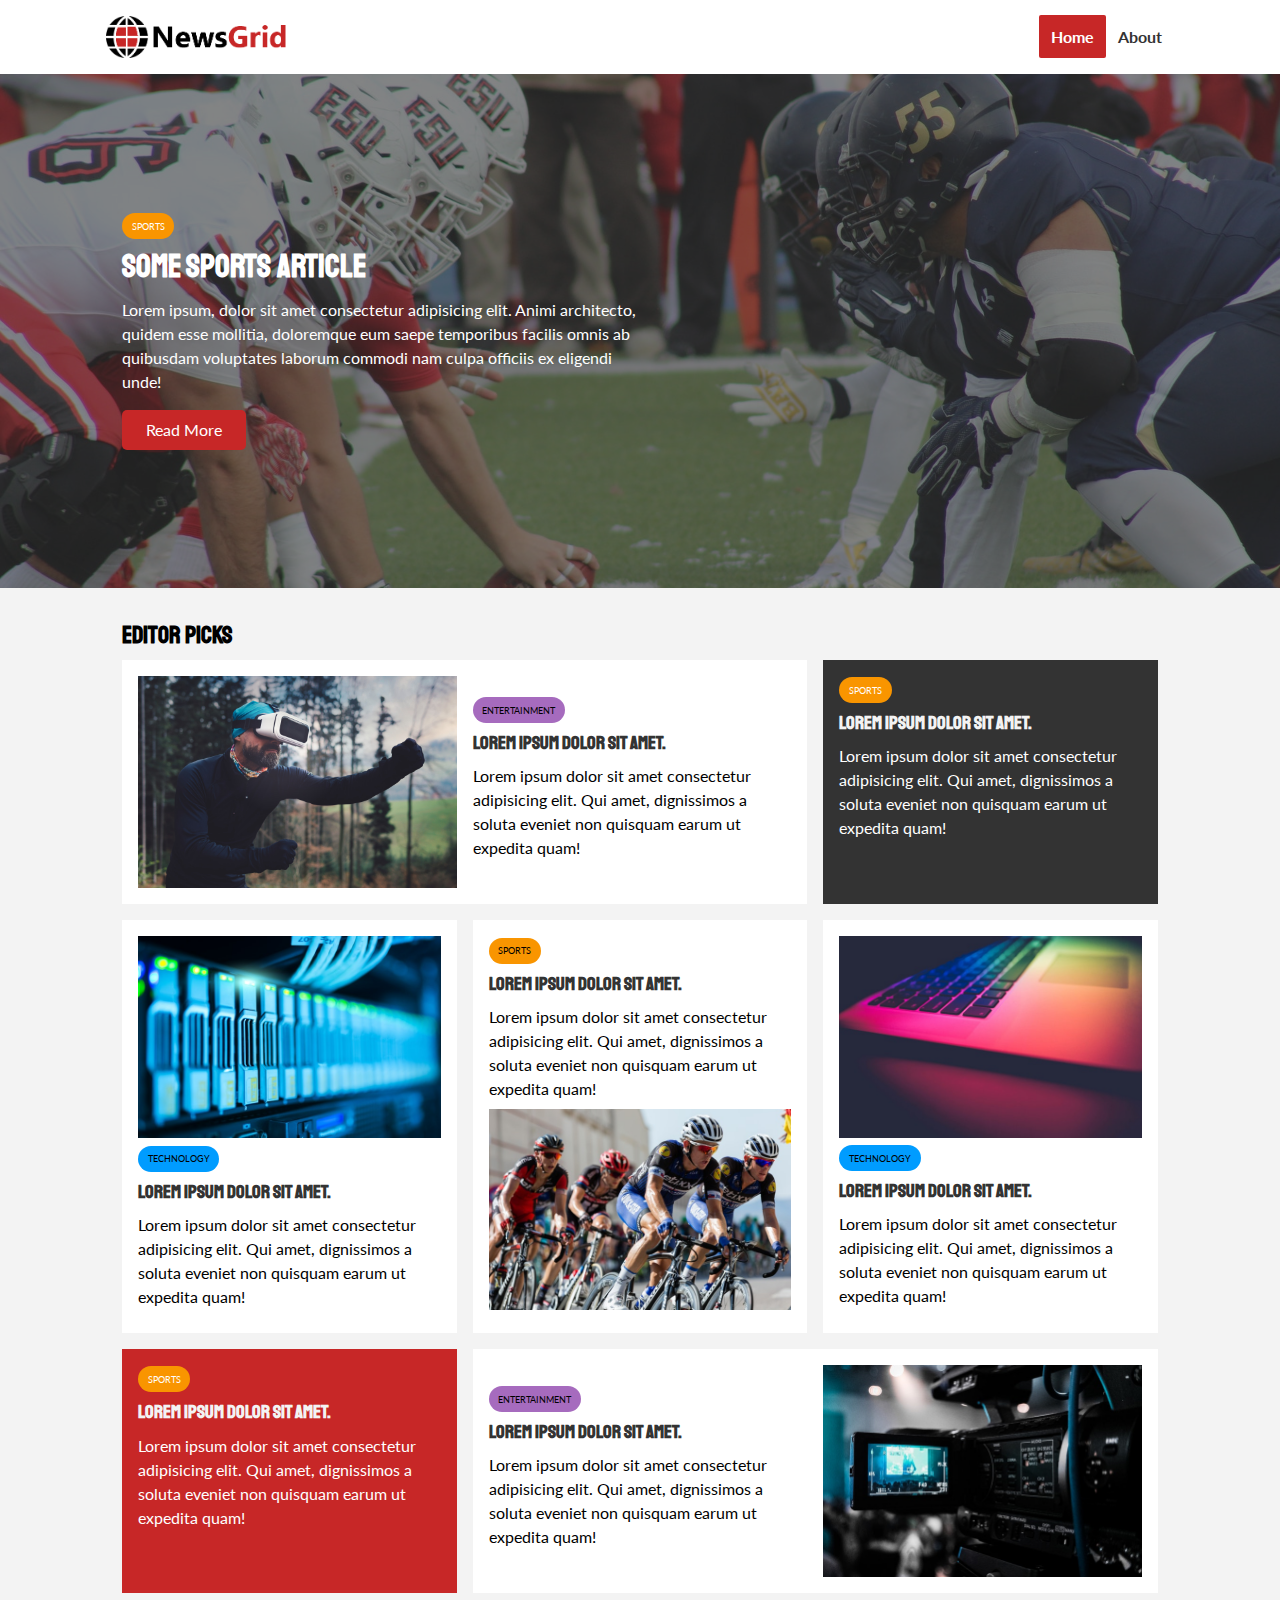
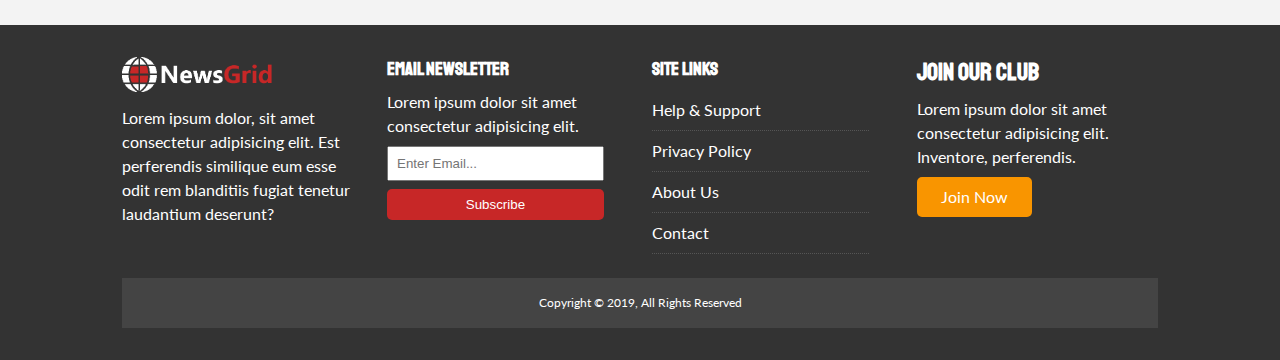
<file: index.html>
<!DOCTYPE html>
<html lang="en">

<head>
    <meta charset="UTF-8">
    <meta name="viewport" content="width=device-width, initial-scale=1.0">
    <link rel="stylesheet" href="https://cdnjs.cloudflare.com/ajax/libs/font-awesome/6.4.0/css/all.min.css"
        integrity="sha512-iecdLmaskl7CVkqkXNQ/ZH/XLlvWZOJyj7Yy7tcenmpD1ypASozpmT/E0iPtmFIB46ZmdtAc9eNBvH0H/ZpiBw=="
        crossorigin="anonymous" referrerpolicy="no-referrer" />
    <link rel="preconnect" href="https://fonts.googleapis.com">
    <link rel="preconnect" href="https://fonts.gstatic.com" crossorigin>
    <link href="https://fonts.googleapis.com/css2?family=Lato&family=Staatliches&display=swap" rel="stylesheet">
    <link rel="stylesheet" href="css/style.css">
    <link rel="stylesheet" media='screen and (max-width:769px)' href="css/mobile.css">
    <link rel="shortcut icon" type="image/x-icon" href="favicon.ico">
    <title>NewsGrid | Latest News</title>
</head>

<body>
    <nav id="main-nav">
        <div class="container">
            <img src="img/logo.png" alt="NewsGrid" class="logo">
            <div class="social">
                <a href="http://facebook.com" target="_blank"><i class="fab fa-facebook fa-2x"></i></a>
                <a href="http://twitter.com" target="_blank"><i class="fab fa-twitter fa-2x"></i></a>
                <a href="http://instagram.com" target="_blank"><i class="fab fa-instagram fa-2x"></i></a>
                <a href="http://youtube.com" target="_blank"><i class="fab fa-youtube fa-2x"></i></a>
            </div>
            <ul>
                <li><a class="current" href="index.html">Home</a></li>
                <li><a href="about.html">About</a></li>
            </ul>
        </div>
    </nav>

    <!-- Showcase -->
    <header id="showcase">
        <div class="container">
            <div class="showcase-container">
                <div class="showcase-content">
                    <div class="category category-sports">Sports</div>
                    <h1>Some Sports Article</h1>
                    <p>Lorem ipsum, dolor sit amet consectetur adipisicing elit. Animi architecto, quidem esse mollitia,
                        doloremque eum saepe temporibus facilis omnis ab quibusdam voluptates laborum commodi nam culpa
                        officiis ex eligendi unde!</p>
                    <a href="article.html" class="btn btn-primary">Read More</a>
                </div>
            </div>
        </div>
    </header>

    <!-- Home Articles -->
    <section id="home-articles" class="py-2">
        <div class="container">
            <h2>Editor Picks</h2>
            <div class="articles-container">
                <article class="card">
                    <img src="img/articles/ent1.jpg" alt="">
                    <div>
                        <div class="category category-ent">Entertainment</div>
                        <h3><a href="article.html">Lorem ipsum dolor sit amet.</a></h3>
                        <p>Lorem ipsum dolor sit amet consectetur adipisicing elit. Qui amet, dignissimos a soluta
                            eveniet
                            non quisquam earum ut expedita quam!</p>
                    </div>
                </article>
                <article class="card bg-dark">
                    <div class="category category-sports">Sports</div>
                    <h3><a href="article.html">Lorem ipsum dolor sit amet.</a></h3>
                    <p>Lorem ipsum dolor sit amet consectetur adipisicing elit. Qui amet, dignissimos a soluta
                        eveniet
                        non quisquam earum ut expedita quam!</p>
                </article>
                <article class="card">
                    <img src="img/articles/tech1.jpg" alt="">
                    <div class="category category-tech">Technology</div>
                    <h3><a href="article.html">Lorem ipsum dolor sit amet.</a></h3>
                    <p>Lorem ipsum dolor sit amet consectetur adipisicing elit. Qui amet, dignissimos a soluta
                        eveniet
                        non quisquam earum ut expedita quam!</p>
                </article>
                <article class="card">
                    <div class="category category-sports">Sports</div>
                    <h3><a href="article.html">Lorem ipsum dolor sit amet.</a></h3>
                    <p>Lorem ipsum dolor sit amet consectetur adipisicing elit. Qui amet, dignissimos a soluta
                        eveniet
                        non quisquam earum ut expedita quam!</p>
                    <img src="img/articles/sports1.jpg" alt="">
                </article>
                <article class="card">
                    <img src="img/articles/tech2.jpg" alt="">
                    <div class="category category-tech">Technology</div>
                    <h3><a href="article.html">Lorem ipsum dolor sit amet.</a></h3>
                    <p>Lorem ipsum dolor sit amet consectetur adipisicing elit. Qui amet, dignissimos a soluta
                        eveniet
                        non quisquam earum ut expedita quam!</p>
                </article>
                <article class="card bg-primary">
                    <div class="category category-sports">Sports</div>
                    <h3><a href="article.html">Lorem ipsum dolor sit amet.</a></h3>
                    <p>Lorem ipsum dolor sit amet consectetur adipisicing elit. Qui amet, dignissimos a soluta
                        eveniet
                        non quisquam earum ut expedita quam!</p>
                </article>
                <article class="card">
                    <div>
                        <div class="category category-ent">Entertainment</div>
                        <h3><a href="article.html">Lorem ipsum dolor sit amet.</a></h3>
                        <p>Lorem ipsum dolor sit amet consectetur adipisicing elit. Qui amet, dignissimos a soluta
                            eveniet
                            non quisquam earum ut expedita quam!</p>
                    </div>
                    <img src="img/articles/ent2.jpg" alt="">
                </article>
            </div>
        </div>
    </section>
    <!-- Footer -->
    <footer id="main-footer" class="py-2">
        <div class="container footer-container">
            <div>
                <img src="img/logo_light.png" alt="NewsGrid">
                <p>Lorem ipsum dolor, sit amet consectetur adipisicing elit. Est perferendis similique eum esse odit rem
                    blanditiis fugiat tenetur laudantium deserunt?</p>
            </div>
            <div>
                <h3>Email Newsletter</h3>
                <p>Lorem ipsum dolor sit amet consectetur adipisicing elit.</p>
                <form name="contact" method="POST" netlify>
                    <input type="email" name="email" placeholder="Enter Email...">
                    <input type="submit" value="Subscribe" class="btn btn-primary">
                </form>
            </div>
            <div>
                <h3>Site Links</h3>
                <ul class="list">
                    <li><a href="#">Help & Support</a></li>
                    <li><a href="#">Privacy Policy</a></li>
                    <li><a href="#">About Us</a></li>
                    <li><a href="#">Contact</a></li>
                </ul>
            </div>
            <div>
                <h2>Join Our Club</h2>
                <p>Lorem ipsum dolor sit amet consectetur adipisicing elit. Inventore, perferendis.</p>
                <a href="#" class="btn btn-secondary">Join Now</a>
            </div>
            <div>
                <p>Copyright &copy; 2019, All Rights Reserved</p>
            </div>
        </div>
    </footer>
</body>

</html>
</file>
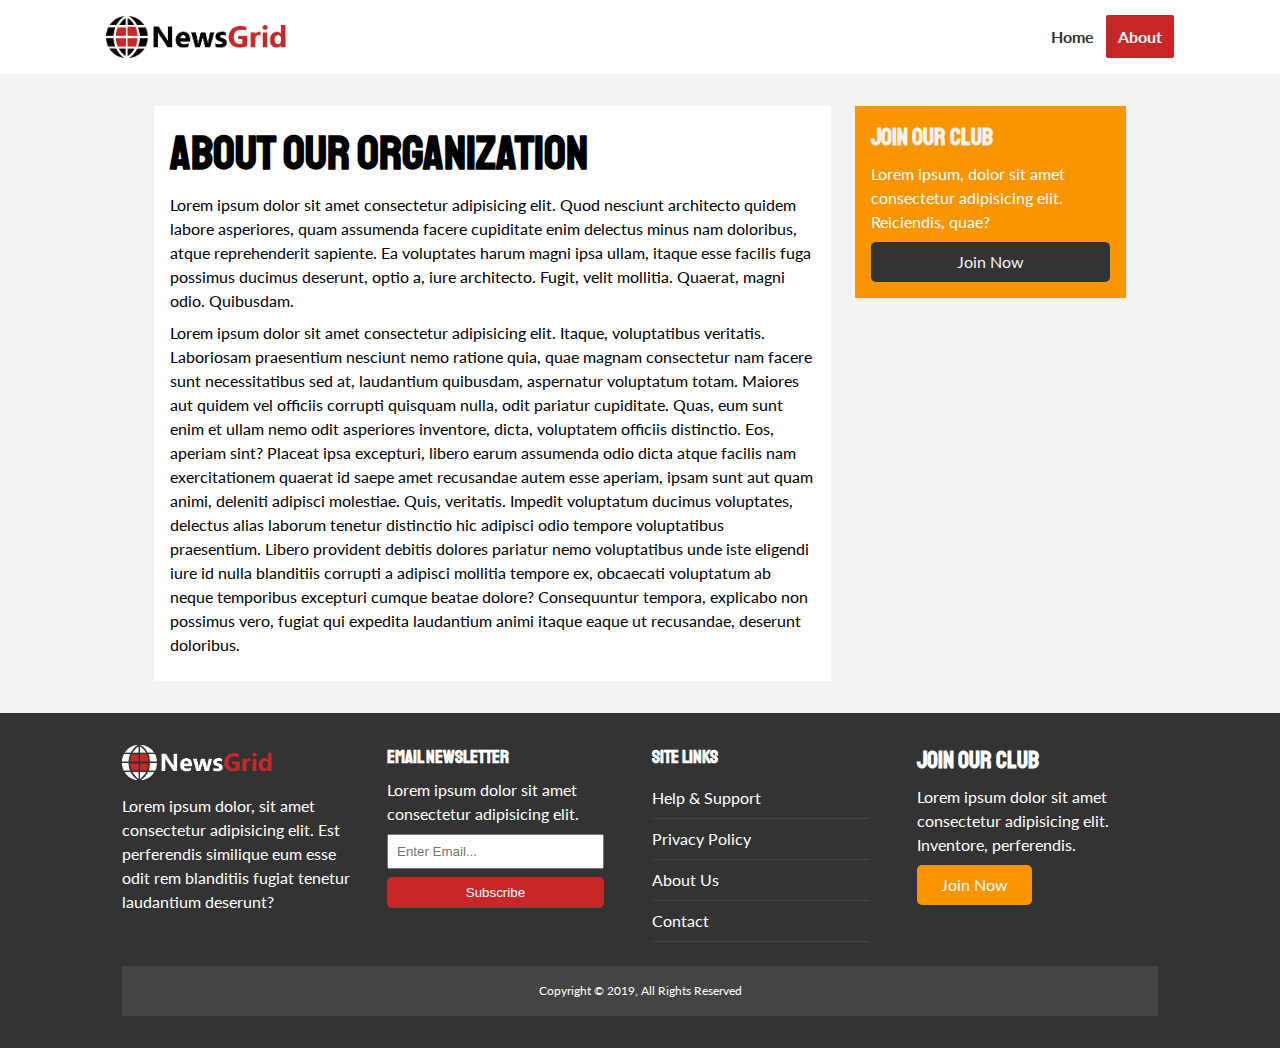
<file: about.html>
<!DOCTYPE html>
<html lang="en">

<head>
    <meta charset="UTF-8">
    <meta name="viewport" content="width=device-width, initial-scale=1.0">
    <link rel="stylesheet" href="https://cdnjs.cloudflare.com/ajax/libs/font-awesome/6.4.0/css/all.min.css"
        integrity="sha512-iecdLmaskl7CVkqkXNQ/ZH/XLlvWZOJyj7Yy7tcenmpD1ypASozpmT/E0iPtmFIB46ZmdtAc9eNBvH0H/ZpiBw=="
        crossorigin="anonymous" referrerpolicy="no-referrer" />
    <link rel="preconnect" href="https://fonts.googleapis.com">
    <link rel="preconnect" href="https://fonts.gstatic.com" crossorigin>
    <link href="https://fonts.googleapis.com/css2?family=Lato&family=Staatliches&display=swap" rel="stylesheet">
    <link rel="stylesheet" href="css/style.css">
    <link rel="stylesheet" media='screen and (max-width:769px)' href="css/mobile.css">
    <link rel="shortcut icon" type="image/x-icon" href="favicon.ico">
    <title>NewsGrid | About </title>
</head>

<body>
    <!-- Navbar -->
    <nav id="main-nav">
        <div class="container">
            <img src="img/logo.png" alt="NewsGrid" class="logo">
            <div class="social">
                <a href="http://facebook.com" target="_blank"><i class="fab fa-facebook fa-2x"></i></a>
                <a href="http://twitter.com" target="_blank"><i class="fab fa-twitter fa-2x"></i></a>
                <a href="http://instagram.com" target="_blank"><i class="fab fa-instagram fa-2x"></i></a>
                <a href="http://youtube.com" target="_blank"><i class="fab fa-youtube fa-2x"></i></a>
            </div>
            <ul>
                <li><a href="index.html">Home</a></li>
                <li><a class="current" href="about.html">About</a></li>
            </ul>
        </div>
    </nav>

    <section id="about">
        <div class="container">
            <div class="page-container">
                <article class="card">
                    <h1 class="l-heading">About Our Organization</h1>
                    <p>Lorem ipsum dolor sit amet consectetur adipisicing elit. Quod nesciunt architecto quidem labore
                        asperiores, quam assumenda facere cupiditate enim delectus minus nam doloribus, atque
                        reprehenderit sapiente. Ea voluptates harum magni ipsa ullam, itaque esse facilis fuga possimus
                        ducimus deserunt, optio a, iure architecto. Fugit, velit mollitia. Quaerat, magni odio.
                        Quibusdam.</p>
                    <p>Lorem ipsum dolor sit amet consectetur adipisicing elit. Itaque, voluptatibus veritatis.
                        Laboriosam praesentium nesciunt nemo ratione quia, quae magnam consectetur nam facere sunt
                        necessitatibus sed at, laudantium quibusdam, aspernatur voluptatum totam. Maiores aut quidem vel
                        officiis corrupti quisquam nulla, odit pariatur cupiditate. Quas, eum sunt enim et ullam nemo
                        odit asperiores inventore, dicta, voluptatem officiis distinctio. Eos, aperiam sint? Placeat
                        ipsa excepturi, libero earum assumenda odio dicta atque facilis nam exercitationem quaerat id
                        saepe amet recusandae autem esse aperiam, ipsam sunt aut quam animi, deleniti adipisci
                        molestiae. Quis, veritatis. Impedit voluptatum ducimus voluptates, delectus alias laborum
                        tenetur distinctio hic adipisci odio tempore voluptatibus praesentium. Libero provident debitis
                        dolores pariatur nemo voluptatibus unde iste eligendi iure id nulla blanditiis corrupti a
                        adipisci mollitia tempore ex, obcaecati voluptatum ab neque temporibus excepturi cumque beatae
                        dolore? Consequuntur tempora, explicabo non possimus vero, fugiat qui expedita laudantium animi
                        itaque eaque ut recusandae, deserunt doloribus.</p>

                </article>
                <aside class="card bg-secondary">
                    <h2>Join Our Club</h2>
                    <p>Lorem ipsum, dolor sit amet consectetur adipisicing elit. Reiciendis, quae?</p>
                    <a href="#" class="btn btn-dark btn-block">Join Now</a>
                </aside>
            </div>
        </div>
    </section>

    <!-- Footer -->
    <footer id="main-footer" class="py-2">
        <div class="container footer-container">
            <div>
                <img src="img/logo_light.png" alt="NewsGrid">
                <p>Lorem ipsum dolor, sit amet consectetur adipisicing elit. Est perferendis similique eum esse odit rem
                    blanditiis fugiat tenetur laudantium deserunt?</p>
            </div>
            <div>
                <h3>Email Newsletter</h3>
                <p>Lorem ipsum dolor sit amet consectetur adipisicing elit.</p>
                <form name="contact" method="POST" netlify>
                    <input type="email" name="email" placeholder="Enter Email...">
                    <input type="submit" value="Subscribe" class="btn btn-primary">
                </form>
            </div>
            <div>
                <h3>Site Links</h3>
                <ul class="list">
                    <li><a href="#">Help & Support</a></li>
                    <li><a href="#">Privacy Policy</a></li>
                    <li><a href="#">About Us</a></li>
                    <li><a href="#">Contact</a></li>
                </ul>
            </div>
            <div>
                <h2>Join Our Club</h2>
                <p>Lorem ipsum dolor sit amet consectetur adipisicing elit. Inventore, perferendis.</p>
                <a href="#" class="btn btn-secondary">Join Now</a>
            </div>
            <div>
                <p>Copyright &copy; 2019, All Rights Reserved</p>
            </div>
        </div>
    </footer>
</body>

</html>
</file>
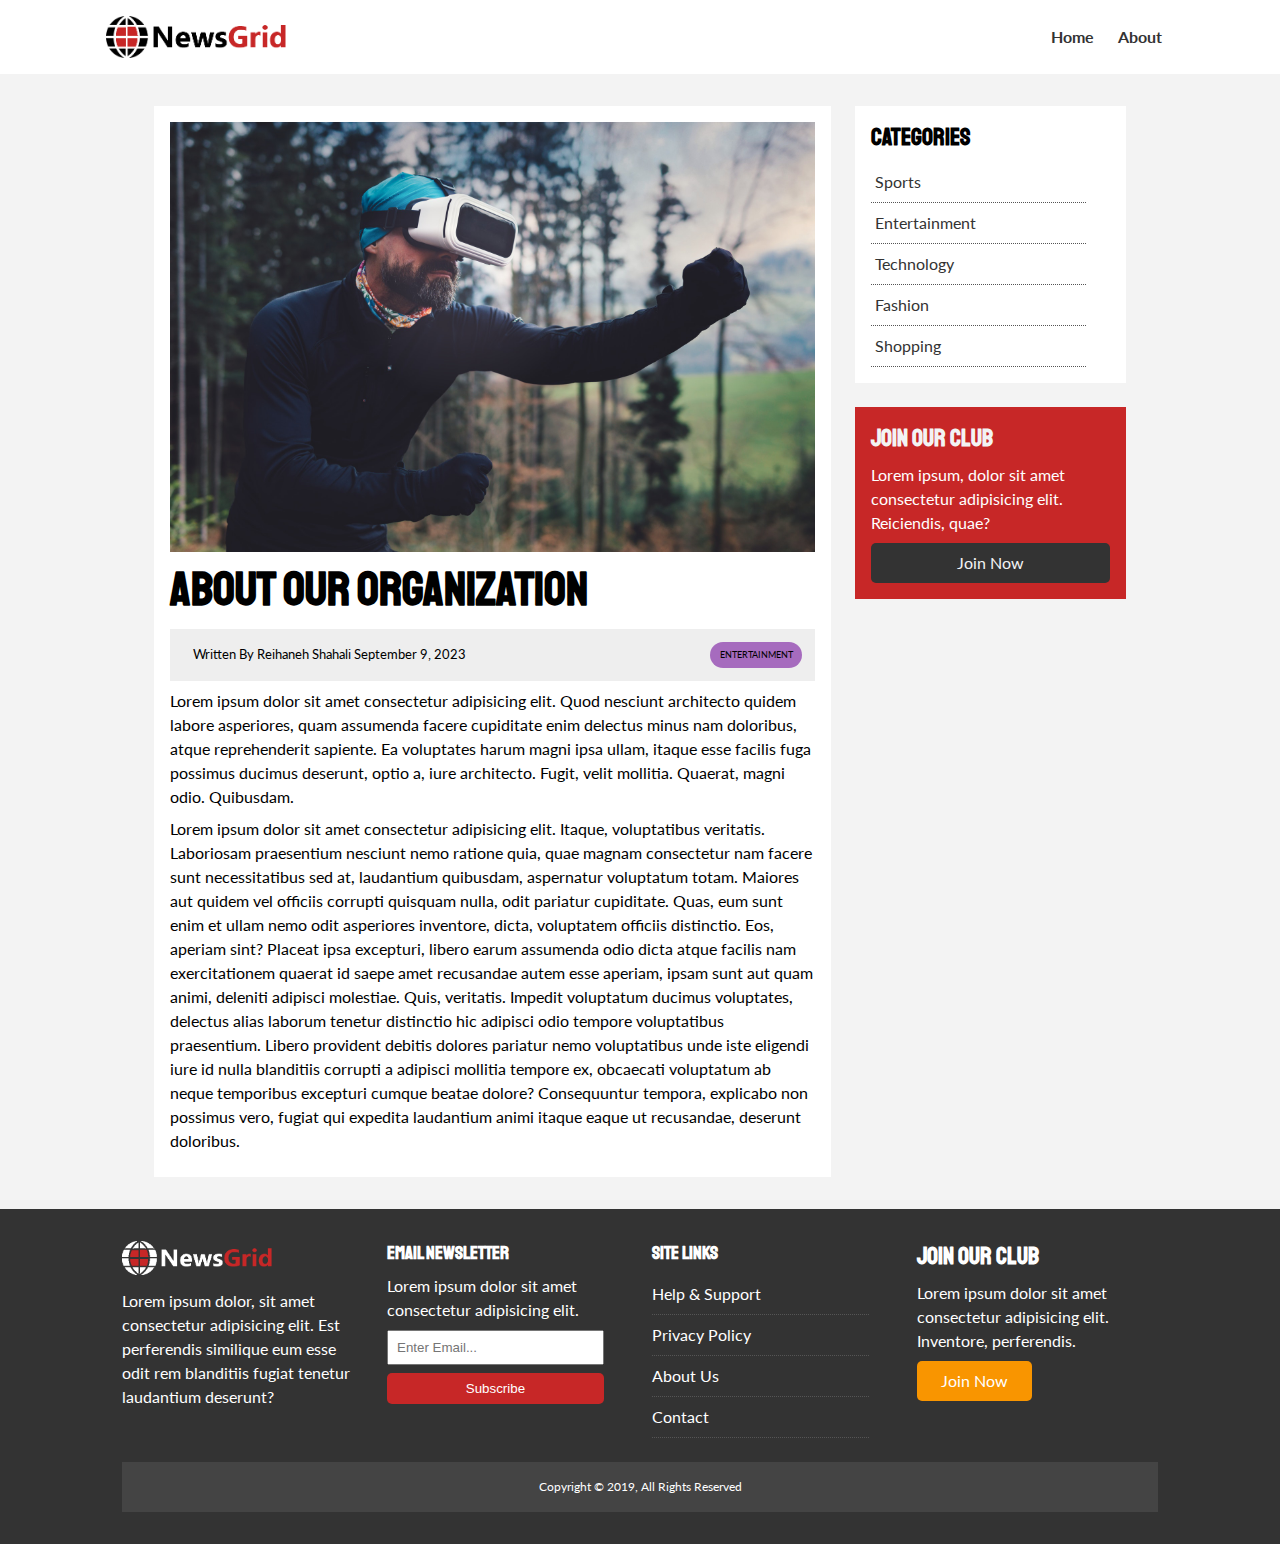
<file: article.html>
<!DOCTYPE html>
<html lang="en">

<head>
    <meta charset="UTF-8">
    <meta name="viewport" content="width=device-width, initial-scale=1.0">
    <link rel="stylesheet" href="https://cdnjs.cloudflare.com/ajax/libs/font-awesome/6.4.0/css/all.min.css"
        integrity="sha512-iecdLmaskl7CVkqkXNQ/ZH/XLlvWZOJyj7Yy7tcenmpD1ypASozpmT/E0iPtmFIB46ZmdtAc9eNBvH0H/ZpiBw=="
        crossorigin="anonymous" referrerpolicy="no-referrer" />
    <link rel="preconnect" href="https://fonts.googleapis.com">
    <link rel="preconnect" href="https://fonts.gstatic.com" crossorigin>
    <link href="https://fonts.googleapis.com/css2?family=Lato&family=Staatliches&display=swap" rel="stylesheet">
    <link rel="stylesheet" href="css/style.css">
    <link rel="stylesheet" media='screen and (max-width:769px)' href="css/mobile.css">
    <link rel="shortcut icon" type="image/x-icon" href="favicon.ico">
    <title>NewsGrid | Article </title>
</head>

<body>
    <!-- Navbar -->
    <nav id="main-nav">
        <div class="container">
            <img src="img/logo.png" alt="NewsGrid" class="logo">
            <div class="social">
                <a href="http://facebook.com" target="_blank"><i class="fab fa-facebook fa-2x"></i></a>
                <a href="http://twitter.com" target="_blank"><i class="fab fa-twitter fa-2x"></i></a>
                <a href="http://instagram.com" target="_blank"><i class="fab fa-instagram fa-2x"></i></a>
                <a href="http://youtube.com" target="_blank"><i class="fab fa-youtube fa-2x"></i></a>
            </div>
            <ul>
                <li><a href="index.html">Home</a></li>
                <li><a href="about.html">About</a></li>
            </ul>
        </div>
    </nav>

    <section id="article">
        <div class="container">
            <div class="page-container">
                <article class="card">
                    <img src="img/articles/ent1.jpg" alt="">
                    <h1 class="l-heading">About Our Organization</h1>
                    <div class="meta">
                        <small>
                            <i class="fas fa-user"></i>Written By Reihaneh Shahali September 9, 2023
                        </small>
                        <div class="category category-ent">Entertainment</div>
                    </div>
                    <p>Lorem ipsum dolor sit amet consectetur adipisicing elit. Quod nesciunt architecto quidem labore
                        asperiores, quam assumenda facere cupiditate enim delectus minus nam doloribus, atque
                        reprehenderit sapiente. Ea voluptates harum magni ipsa ullam, itaque esse facilis fuga possimus
                        ducimus deserunt, optio a, iure architecto. Fugit, velit mollitia. Quaerat, magni odio.
                        Quibusdam.</p>
                    <p>Lorem ipsum dolor sit amet consectetur adipisicing elit. Itaque, voluptatibus veritatis.
                        Laboriosam praesentium nesciunt nemo ratione quia, quae magnam consectetur nam facere sunt
                        necessitatibus sed at, laudantium quibusdam, aspernatur voluptatum totam. Maiores aut quidem vel
                        officiis corrupti quisquam nulla, odit pariatur cupiditate. Quas, eum sunt enim et ullam nemo
                        odit asperiores inventore, dicta, voluptatem officiis distinctio. Eos, aperiam sint? Placeat
                        ipsa excepturi, libero earum assumenda odio dicta atque facilis nam exercitationem quaerat id
                        saepe amet recusandae autem esse aperiam, ipsam sunt aut quam animi, deleniti adipisci
                        molestiae. Quis, veritatis. Impedit voluptatum ducimus voluptates, delectus alias laborum
                        tenetur distinctio hic adipisci odio tempore voluptatibus praesentium. Libero provident debitis
                        dolores pariatur nemo voluptatibus unde iste eligendi iure id nulla blanditiis corrupti a
                        adipisci mollitia tempore ex, obcaecati voluptatum ab neque temporibus excepturi cumque beatae
                        dolore? Consequuntur tempora, explicabo non possimus vero, fugiat qui expedita laudantium animi
                        itaque eaque ut recusandae, deserunt doloribus.</p>

                </article>

                <aside id="categories" class="card">
                    <h2>Categories</h2>
                    <ul class="list">
                        <li><a href="#"><i class="fas fa-chevron-right"></i>Sports</a></li>
                        <li><a href="#"><i class="fas fa-chevron-right"></i>Entertainment</a></li>
                        <li><a href="#"><i class="fas fa-chevron-right"></i>Technology</a></li>
                        <li><a href="#"><i class="fas fa-chevron-right"></i>Fashion</a></li>
                        <li><a href="#"><i class="fas fa-chevron-right"></i>Shopping</a></li>

                    </ul>
                </aside>
                <aside class="card bg-primary">
                    <h2>Join Our Club</h2>
                    <p>Lorem ipsum, dolor sit amet consectetur adipisicing elit. Reiciendis, quae?</p>
                    <a href="#" class="btn btn-dark btn-block">Join Now</a>
                </aside>
            </div>
        </div>
    </section>

    <!-- Footer -->
    <footer id="main-footer" class="py-2">
        <div class="container footer-container">
            <div>
                <img src="img/logo_light.png" alt="NewsGrid">
                <p>Lorem ipsum dolor, sit amet consectetur adipisicing elit. Est perferendis similique eum esse odit rem
                    blanditiis fugiat tenetur laudantium deserunt?</p>
            </div>
            <div>
                <h3>Email Newsletter</h3>
                <p>Lorem ipsum dolor sit amet consectetur adipisicing elit.</p>
                <form name="contact" method="POST" netlify>
                    <input type="email" name="email" placeholder="Enter Email...">
                    <input type="submit" value="Subscribe" class="btn btn-primary">
                </form>
            </div>
            <div>
                <h3>Site Links</h3>
                <ul class="list">
                    <li><a href="#">Help & Support</a></li>
                    <li><a href="#">Privacy Policy</a></li>
                    <li><a href="#">About Us</a></li>
                    <li><a href="#">Contact</a></li>
                </ul>
            </div>
            <div>
                <h2>Join Our Club</h2>
                <p>Lorem ipsum dolor sit amet consectetur adipisicing elit. Inventore, perferendis.</p>
                <a href="#" class="btn btn-secondary">Join Now</a>
            </div>
            <div>
                <p>Copyright &copy; 2019, All Rights Reserved</p>
            </div>
        </div>
    </footer>
</body>

</html>
</file>
<file: css/style.css>
:root {
    --primary-color: #c72727;
    --secondary-color: #f99500;
    --light-color: #f3f3f3;
    --dark-color: #333;
    --max-width: 1100px;
}

.category {
    --sports-color: #f99500;
    --ent-color: #a66bbe;
    --tech-color: #009cff;
}

* {
    margin: 0;
    padding: 0;
    box-sizing: border-box;
}

body {
    font-family: 'Lato', sans-serif;
    line-height: 1.5;
    background: var(--light-color);
}

a {
    color: #333;
    text-decoration: none;
}

p {
    margin: 0.5rem 0;
}

ul {
    list-style: none;
}

img {
    width: 100%;
}

h1, h2,h3,h4,h5,h6 {
    font-family: 'Staatliches', cursive;
    margin-bottom: 0.55rem;
    line-height: 1.3;
}

/* Utility */
.container {
    max-width: var(--max-width);
    margin: auto;
    padding: 0 2rem;
    overflow: hidden;
}

.category {
    display: inline-block;
    color: fff;
    font-size: 0.55rem;
    text-transform: uppercase;
    padding: 0.4rem 0.6rem;
    border-radius: 15px;
    margin-bottom: 0.5rem;
}

.category-sports { background: var(--sports-color);}
.category-tech { background: var(--tech-color);}
.category-ent { background: var(--ent-color);}

.btn {
    display: inline-block;
    border: none;
    background: var(--dark-color);
    color: #fff;
    padding: 0.5rem 1.5rem;
    border-radius: 5px;
}

.btn-light { background: var(--light-color);}
.btn-primary { background: var(--primary-color);}
.btn-secondary { background: var(--secondary-color);}

.btn:hover {
    opacity: 0.9;
}
.btn-block {
    display: block;
    width: 100%;
    text-align: center;
}


.card {
    background: #fff;
    padding: 1rem;
}

.bg-dark {
    background: var(--dark-color);
    color: #fff;
}

.bg-primary {
    background: var(--primary-color);
    color: #fff;
}

.bg-secondary {
    background: var(--secondary-color);
    color: #fff;
}

.bg-dark h1,
.bg-dark h2,
.bg-dark h3,
.bg-dark a,
.bg-primary h1,
.bg-primary h2,
.bg-primary h3,
.bg-primary a,
.bg-secondary h1,
.bg-secondary h2,
.bg-secondary h3,
.bg-secondary a { color: #f3f3f3;}

.py-1 { padding: 1.5rem 0; }
.py-2 { padding: 2rem 0; }
.py-3 { padding: 3rem 0; }
.p-1 { padding: 1.5rem ; }
.p-2 { padding: 2rem ; }
.p-3 { padding: 3rem ; }

.l-heading {
    font-size: 3rem;
}

.list li {
    padding: 0.5rem 0;
    border-bottom: #555 dotted 1px;
    width: 90%;
}



.list li a:hover {
    color: var(--primary-color) !important;
}


/* Inner page container */
.page-container {
    display: grid;
    grid-template-columns: 5fr 2fr;
    margin: 2rem;
    gap: 1.5rem;
}

.page-container > *:first-child {
    grid-row: 1 / span 3;
}

/* Navigation */
#main-nav {
    background-color: #fff;
    position: sticky;
    top: 0;
    z-index: 2;
}

#main-nav .container {
    display: grid;
    grid-template-columns: 6fr 3fr 2fr;
    align-items: center;
    padding: 1rem;
}

#main-nav .logo {
    width: 180px;;
}

#main-nav ul {
    justify-self: end;
    display: flex;
}

#main-nav ul li a {
    padding: 0.75rem;
    font-weight: bold;
    border-radius: 2px;
}

#main-nav ul li a.current{
    background: var(--primary-color);
    color: #fff;
}
#main-nav ul li a:hover {
    background: var(--light-color);
    color: var(--dark-color);
}

#main-nav .social {
    justify-self: center;
}

#main-nav .social i{
    color: #777;
    margin-right: 0.5rem;
}

/* Showcase */
#showcase {
    color: #fff;
    background: var(--dark-color);
    padding: 2rem;
    position: relative;
}

#showcase:before {
    content: '';
    background: url('../img/featured.jpg') no-repeat center center/cover;
    position: absolute;
    top: 0;
    left: 0;
    width: 100%;
    height: 100%;
    opacity: 0.4;
}

#showcase .showcase-container {
    display: grid;
    grid-template-columns: repeat(2, 1fr);
    justify-content: center;
    align-items: center;
    height: 50vh;
}

#showcase .showcase-content {
    z-index: 1;
}

#showcase .showcase-content p {
    margin-bottom: 1rem;
}

/* Grid */
#home-articles .articles-container {
    display: grid;
    grid-template-columns: repeat(3,1fr);
    gap: 1rem;
}

#home-articles .articles-container > *:first-child, 
#home-articles .articles-container > *:last-child  {
    display: grid;
    grid-template-columns: repeat(2, 1fr);
    gap: 1rem;
    grid-column: 1 /span 2;
    align-items: center;
}

#home-articles .articles-container > *:last-child {
    display: grid;
    grid-template-columns: repeat(2, 1fr);
    gap: 1rem;
    grid-column: 2 /span 2;
    align-items: center;
}

/* Footer */
#main-footer {
    background-color: var(--dark-color);
    color: #fff;
}

#main-footer img{
    width: 150px;
}

#main-footer a {
    color: #fff;
}

#main-footer .footer-container {
    display: grid;
    grid-template-columns: repeat(4, 1fr);
    gap: 1.5rem;
}

#main-footer .footer-container > *:last-child {
    background-color: #444;
    grid-column: 1/span 4;
    padding: 0.5rem;
    text-align: center;
    font-size: 0.75rem;
}

#main-footer .footer-container input[type='email'] {
    width: 90%;
    padding: 0.5rem;
    margin-bottom: 0.5rem;
}

#main-footer .footer-container input[type='submit'] {
    width: 90%;
}

#main-footer .footer-container input[type='submit']:hover {
    font-weight: bold;
    cursor: pointer;
}

/* Article */
#article .meta {
    background: #eee;
    display: flex;
    align-items: center;
    justify-content: space-between;
    padding: 0.8rem;
}

#article .meta small {
    display: flex;
    gap: 10px;
    align-items: center;
}

#article .meta .category-ent {
    margin: 0;
}

#article .list li a {
    display: flex;
    gap: 4px;
    align-items: center;
}
</file>
<file: css/mobile.css>
/* Navigation */
#main-nav .social {
    display: none;
}

#main-nav .container {
    grid-template-columns: 1fr;
    gap: 1.2rem;

}

#main-nav ul, #main-nav .logo {
    justify-self: center;
}

#main-nav ul li a {
    padding: 0.5rem;
}

#home-articles .articles-container {
    grid-template-columns: repeat(2,1fr);
}

#home-articles .articles-container > *:first-child, 
#home-articles .articles-container > *:last-child  {
    grid-template-columns: 1fr;
    grid-column: 1 ;
}

@media(max-width: 600px){
/* Stack Grid Items */
    #showcase .showcase-container, 
    #home-articles .articles-container,
    #main-footer .footer-container {
        grid-template-columns: 1fr;
    }

    #main-footer .footer-container > *:first-child,
    #main-footer .footer-container > *:nth-child(2)
     {
        border-bottom: #444 dotted 1px;
        padding-bottom: 1rem;
    }

    #main-footer .footer-container > *:last-child {
        grid-column:1;
    }

    .page-container {
        grid-template-columns:  1fr;
        text-align: center;
    }
    .page-container > *:first-child {
        grid-row: 1 ;
    }
    .l-heading {
        font-size: 2rem;
    }
    
}
</file>
